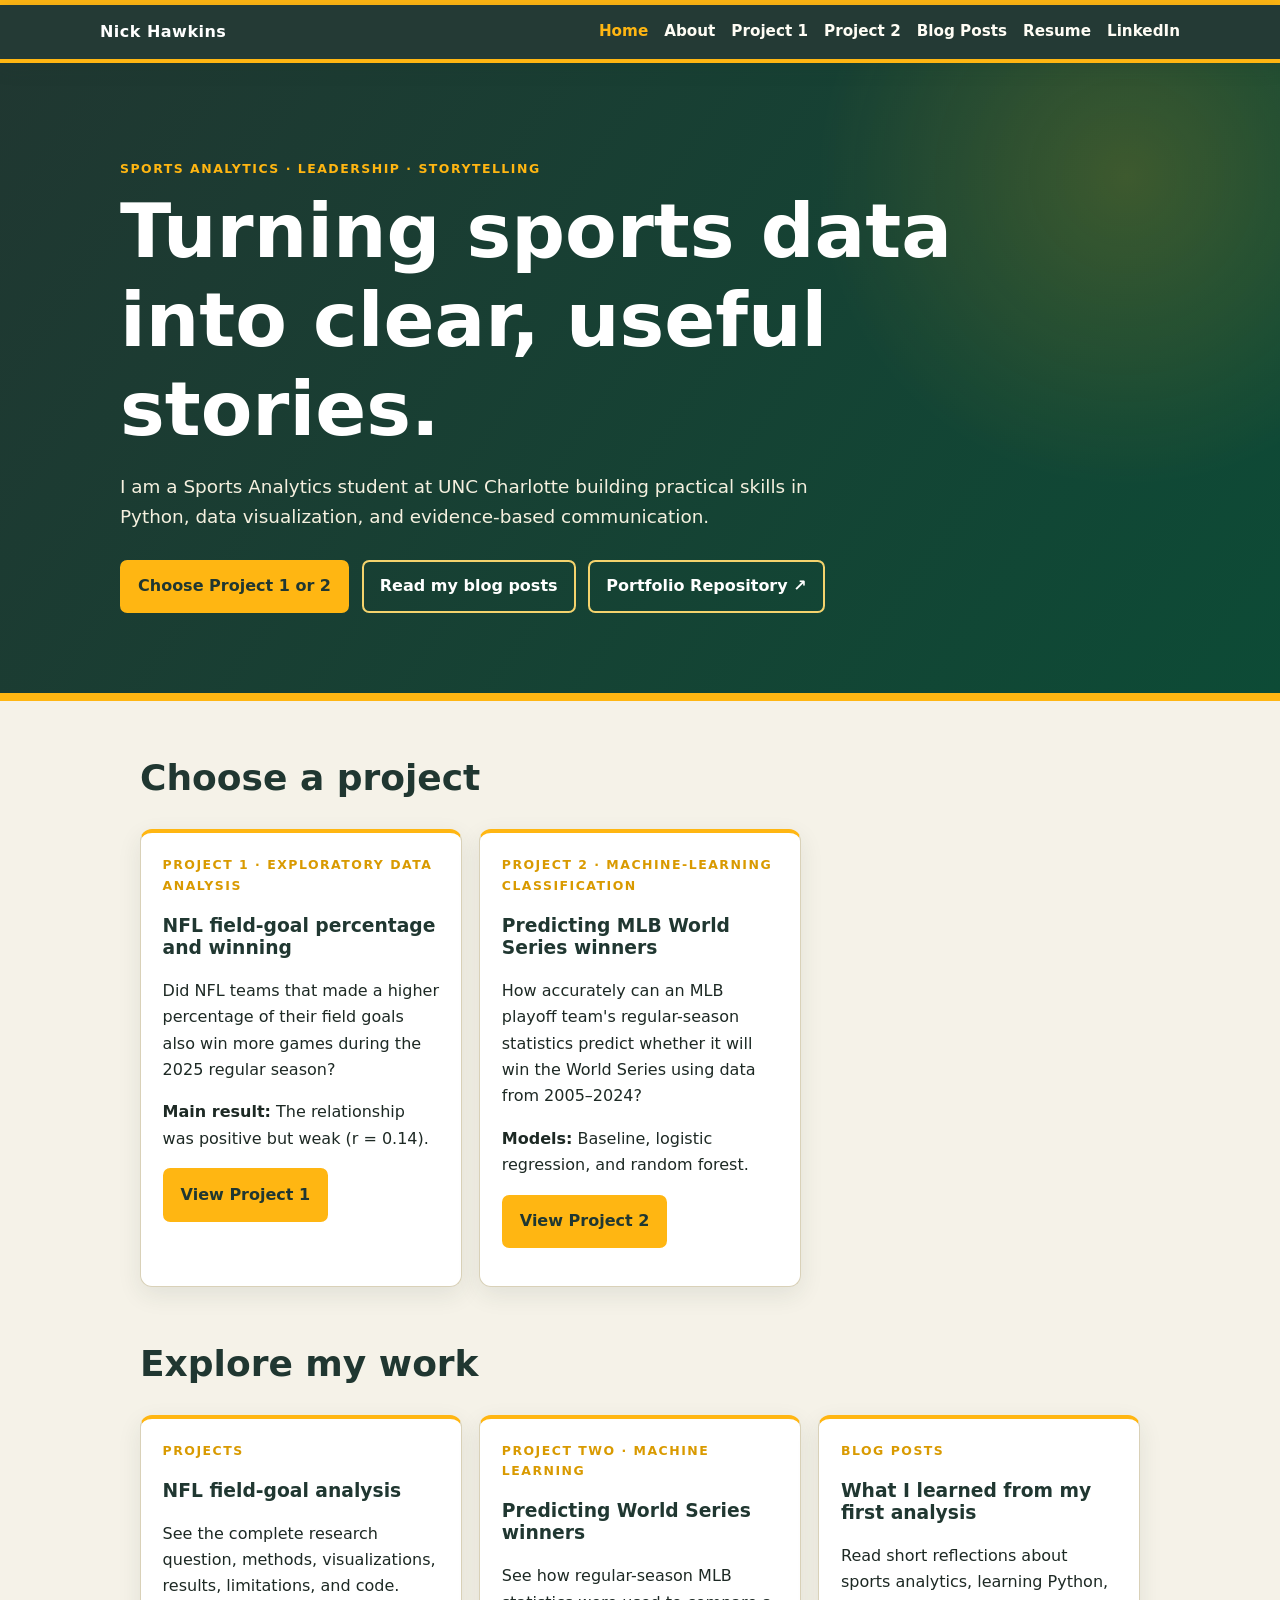
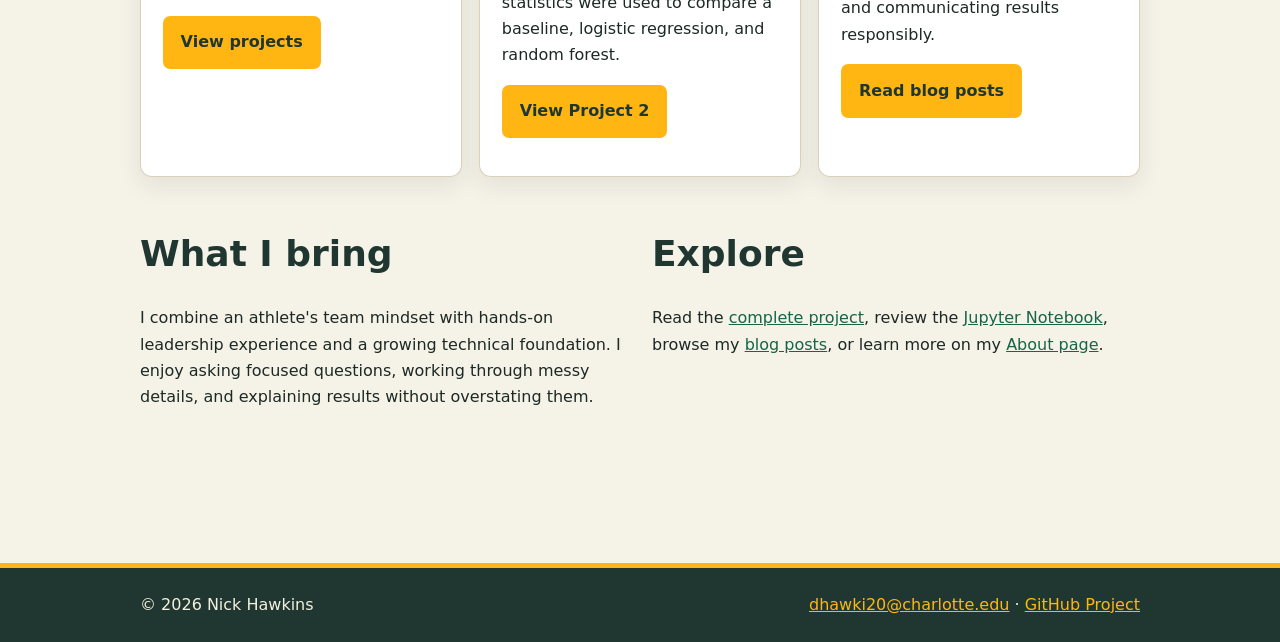
<file: index.html>
<!doctype html>
<html lang="en">
<head>
  <meta charset="utf-8"><meta name="viewport" content="width=device-width, initial-scale=1">
  <meta name="description" content="Nick Hawkins - sports analytics student and data portfolio.">
  <title>Nick Hawkins | Sports Analytics Portfolio</title>
  <link rel="stylesheet" href="styles.css?v=projects-2">
</head>
<body>
<a class="skip-link" href="#content">Skip to content</a>
<header class="site-header"><nav class="nav" aria-label="Main navigation">
  <a class="brand" href="index.html">Nick Hawkins</a>
  <div class="nav-links"><a aria-current="page" href="index.html">Home</a><a href="about.html">About</a><a href="project.html">Project 1</a><a href="project2.html">Project 2</a><a href="blog.html">Blog Posts</a><a href="resume/Dominick_Hawkins_Resume.pdf">Resume</a><a href="https://www.linkedin.com/in/nick-hawkins-895718433" rel="noopener">LinkedIn</a></div>
</nav></header>
<section class="hero"><div class="hero-inner">
  <div class="eyebrow">Sports analytics · Leadership · Storytelling</div>
  <h1>Turning sports data into clear, useful stories.</h1>
  <p>I am a Sports Analytics student at UNC Charlotte building practical skills in Python, data visualization, and evidence-based communication.</p>
  <div class="button-row"><a class="button" href="#projects">Choose Project 1 or 2</a><a class="button secondary" href="blog.html">Read my blog posts</a><a class="button secondary" href="https://github.com/dhawki20/Personal-Portfolio-Project-" target="_blank" rel="noopener">Portfolio Repository ↗</a></div>
</div></section>
<main id="content">
  <section class="section" id="projects"><h2>Choose a project</h2>
    <div class="card-grid">
      <article class="card">
        <div class="eyebrow">Project 1 · Exploratory data analysis</div>
        <h3>NFL field-goal percentage and winning</h3>
        <p>Did NFL teams that made a higher percentage of their field goals also win more games during the 2025 regular season?</p>
        <p><strong>Main result:</strong> The relationship was positive but weak (r = 0.14).</p>
        <p><a class="button" href="project.html">View Project 1</a></p>
      </article>
      <article class="card">
        <div class="eyebrow">Project 2 · Machine-learning classification</div>
        <h3>Predicting MLB World Series winners</h3>
        <p>How accurately can an MLB playoff team's regular-season statistics predict whether it will win the World Series using data from 2005–2024?</p>
        <p><strong>Models:</strong> Baseline, logistic regression, and random forest.</p>
        <p><a class="button" href="project2.html">View Project 2</a></p>
      </article>
    </div>
  </section>
  <section class="section"><h2>Explore my work</h2>
    <div class="card-grid">
      <article class="card"><div class="eyebrow">Projects</div><h3>NFL field-goal analysis</h3><p>See the complete research question, methods, visualizations, results, limitations, and code.</p><p><a class="button" href="project.html">View projects</a></p></article>
      <article class="card"><div class="eyebrow">Project two · Machine learning</div><h3>Predicting World Series winners</h3><p>See how regular-season MLB statistics were used to compare a baseline, logistic regression, and random forest.</p><p><a class="button" href="project2.html">View Project 2</a></p></article>
      <article class="card"><div class="eyebrow">Blog posts</div><h3>What I learned from my first analysis</h3><p>Read short reflections about sports analytics, learning Python, and communicating results responsibly.</p><p><a class="button" href="blog.html">Read blog posts</a></p></article>
    </div>
  </section>
  <section class="section two-col">
    <div><h2>What I bring</h2><p>I combine an athlete's team mindset with hands-on leadership experience and a growing technical foundation. I enjoy asking focused questions, working through messy details, and explaining results without overstating them.</p></div>
    <div><h2>Explore</h2><p>Read the <a href="project.html">complete project</a>, review the <a href="notebooks/nfl_field_goal_analysis.ipynb">Jupyter Notebook</a>, browse my <a href="blog.html">blog posts</a>, or learn more on my <a href="about.html">About page</a>.</p></div>
  </section>
</main>
<footer class="site-footer"><div class="footer-inner"><span>© 2026 Nick Hawkins</span><span><a href="mailto:dhawki20@charlotte.edu">dhawki20@charlotte.edu</a> · <a href="https://github.com/dhawki20/Personal-Portfolio-Project-">GitHub Project</a></span></div></footer>
</body></html>
</file>
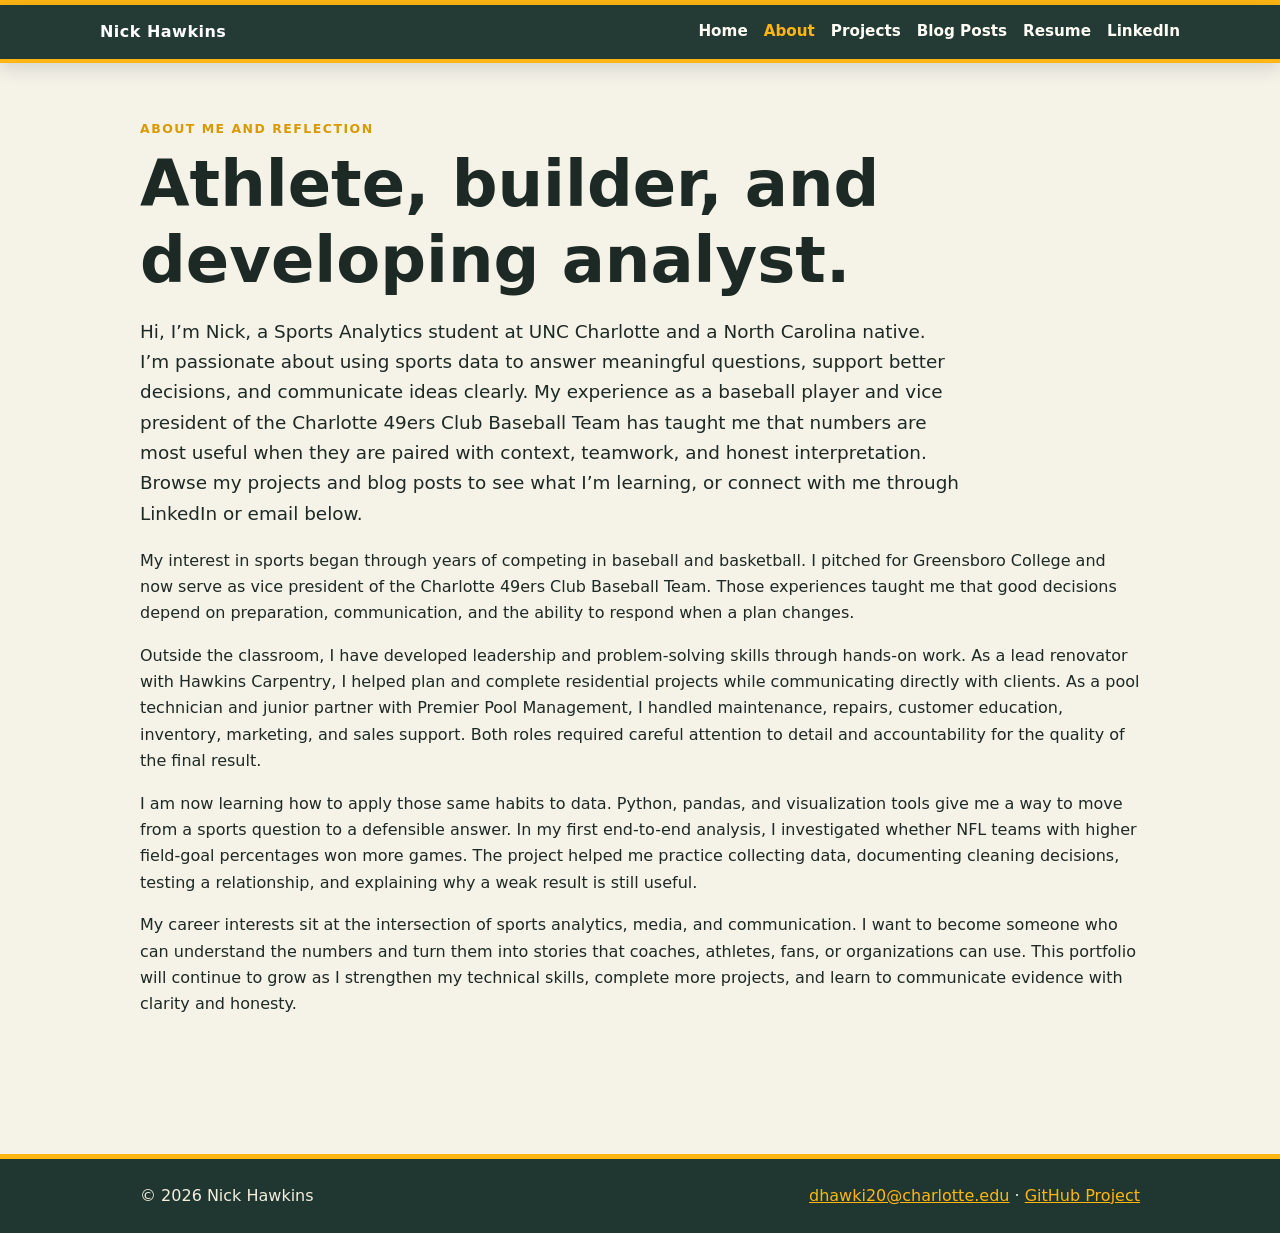
<file: about.html>
<!doctype html>
<html lang="en">
<head><meta charset="utf-8"><meta name="viewport" content="width=device-width, initial-scale=1"><meta name="description" content="About Nick Hawkins."><title>About | Nick Hawkins</title><link rel="stylesheet" href="styles.css?v=packers-1"></head>
<body>
<a class="skip-link" href="#content">Skip to content</a>
<header class="site-header"><nav class="nav" aria-label="Main navigation"><a class="brand" href="index.html">Nick Hawkins</a><div class="nav-links"><a href="index.html">Home</a><a aria-current="page" href="about.html">About</a><a href="project.html">Projects</a><a href="blog.html">Blog Posts</a><a href="resume/Dominick_Hawkins_Resume.pdf">Resume</a><a href="https://www.linkedin.com/in/nick-hawkins-895718433" rel="noopener">LinkedIn</a></div></nav></header>
<main id="content">
  <section class="section"><div class="eyebrow">About me and reflection</div><h1 style="font-size:clamp(2.4rem,6vw,4rem)">Athlete, builder, and developing analyst.</h1>
  <p class="project-lead">Hi, I’m Nick, a Sports Analytics student at UNC Charlotte and a North Carolina native. I’m passionate about using sports data to answer meaningful questions, support better decisions, and communicate ideas clearly. My experience as a baseball player and vice president of the Charlotte 49ers Club Baseball Team has taught me that numbers are most useful when they are paired with context, teamwork, and honest interpretation. Browse my projects and blog posts to see what I’m learning, or connect with me through LinkedIn or email below.</p>
  <p>My interest in sports began through years of competing in baseball and basketball. I pitched for Greensboro College and now serve as vice president of the Charlotte 49ers Club Baseball Team. Those experiences taught me that good decisions depend on preparation, communication, and the ability to respond when a plan changes.</p>
  <p>Outside the classroom, I have developed leadership and problem-solving skills through hands-on work. As a lead renovator with Hawkins Carpentry, I helped plan and complete residential projects while communicating directly with clients. As a pool technician and junior partner with Premier Pool Management, I handled maintenance, repairs, customer education, inventory, marketing, and sales support. Both roles required careful attention to detail and accountability for the quality of the final result.</p>
  <p>I am now learning how to apply those same habits to data. Python, pandas, and visualization tools give me a way to move from a sports question to a defensible answer. In my first end-to-end analysis, I investigated whether NFL teams with higher field-goal percentages won more games. The project helped me practice collecting data, documenting cleaning decisions, testing a relationship, and explaining why a weak result is still useful.</p>
  <p>My career interests sit at the intersection of sports analytics, media, and communication. I want to become someone who can understand the numbers and turn them into stories that coaches, athletes, fans, or organizations can use. This portfolio will continue to grow as I strengthen my technical skills, complete more projects, and learn to communicate evidence with clarity and honesty.</p>
  </section>
</main>
<footer class="site-footer"><div class="footer-inner"><span>© 2026 Nick Hawkins</span><span><a href="mailto:dhawki20@charlotte.edu">dhawki20@charlotte.edu</a> · <a href="https://github.com/dhawki20/Personal-Portfolio-Project-">GitHub Project</a></span></div></footer>
</body></html>
</file>
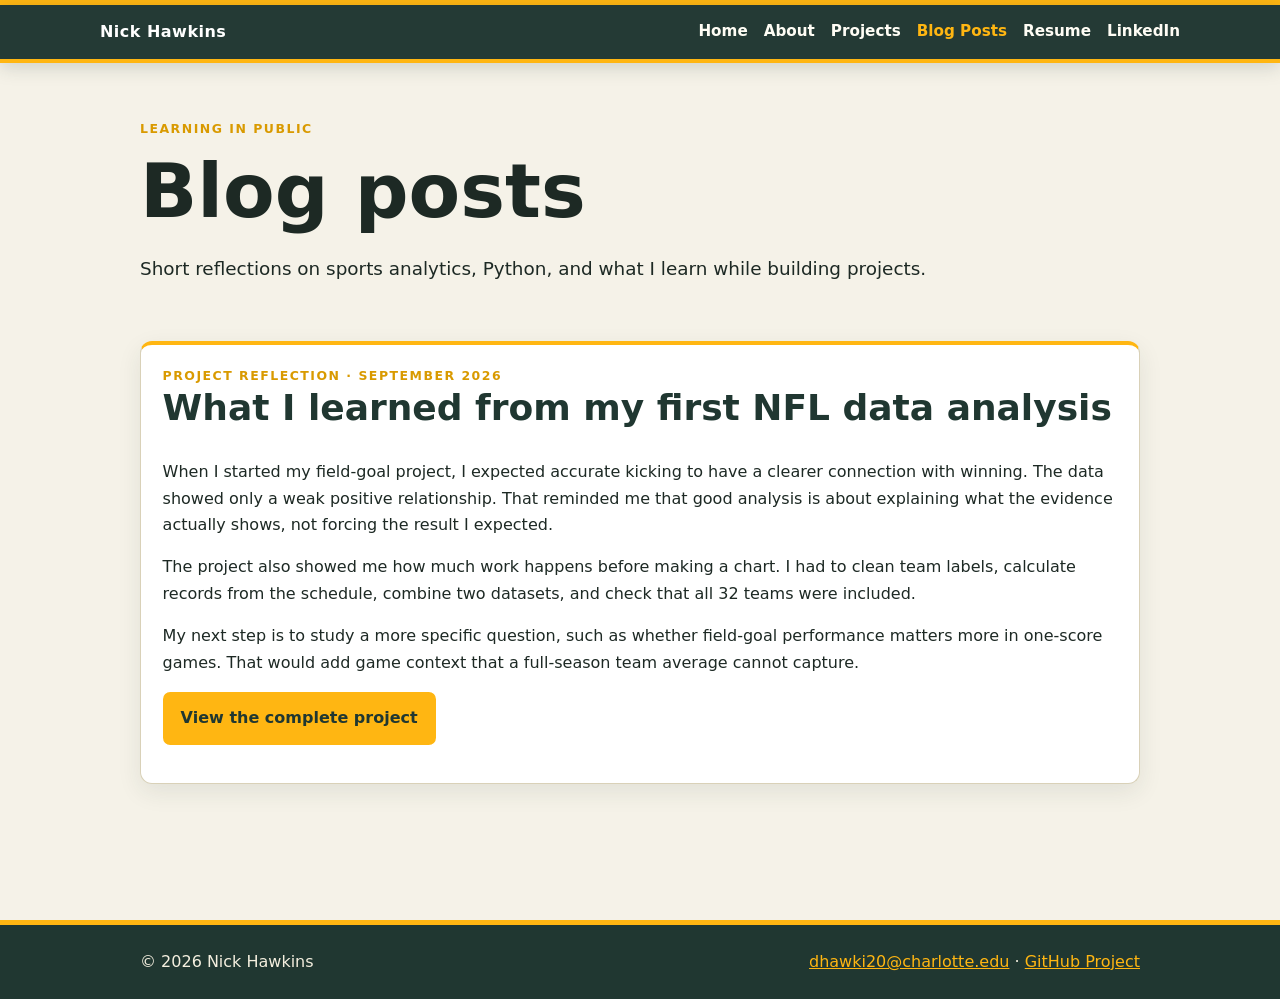
<file: blog.html>
<!doctype html>
<html lang="en">
<head>
  <meta charset="utf-8"><meta name="viewport" content="width=device-width, initial-scale=1">
  <meta name="description" content="Blog posts from Nick Hawkins about sports analytics, Python, and project learning.">
  <title>Blog Posts | Nick Hawkins</title>
  <link rel="stylesheet" href="styles.css?v=packers-1">
</head>
<body>
<a class="skip-link" href="#content">Skip to content</a>
<header class="site-header"><nav class="nav" aria-label="Main navigation">
  <a class="brand" href="index.html">Nick Hawkins</a>
  <div class="nav-links"><a href="index.html">Home</a><a href="about.html">About</a><a href="project.html">Projects</a><a aria-current="page" href="blog.html">Blog Posts</a><a href="resume/Dominick_Hawkins_Resume.pdf">Resume</a><a href="https://www.linkedin.com/in/nick-hawkins-895718433" rel="noopener">LinkedIn</a></div>
</nav></header>
<main id="content">
  <section class="section">
    <div class="eyebrow">Learning in public</div>
    <h1>Blog posts</h1>
    <p class="project-lead">Short reflections on sports analytics, Python, and what I learn while building projects.</p>
  </section>
  <section class="section">
    <article class="card">
      <div class="eyebrow">Project reflection · September 2026</div>
      <h2>What I learned from my first NFL data analysis</h2>
      <p>When I started my field-goal project, I expected accurate kicking to have a clearer connection with winning. The data showed only a weak positive relationship. That reminded me that good analysis is about explaining what the evidence actually shows, not forcing the result I expected.</p>
      <p>The project also showed me how much work happens before making a chart. I had to clean team labels, calculate records from the schedule, combine two datasets, and check that all 32 teams were included.</p>
      <p>My next step is to study a more specific question, such as whether field-goal performance matters more in one-score games. That would add game context that a full-season team average cannot capture.</p>
      <p><a class="button" href="project.html">View the complete project</a></p>
    </article>
  </section>
</main>
<footer class="site-footer"><div class="footer-inner"><span>© 2026 Nick Hawkins</span><span><a href="mailto:dhawki20@charlotte.edu">dhawki20@charlotte.edu</a> · <a href="https://github.com/dhawki20/Personal-Portfolio-Project-">GitHub Project</a></span></div></footer>
</body></html>
</file>
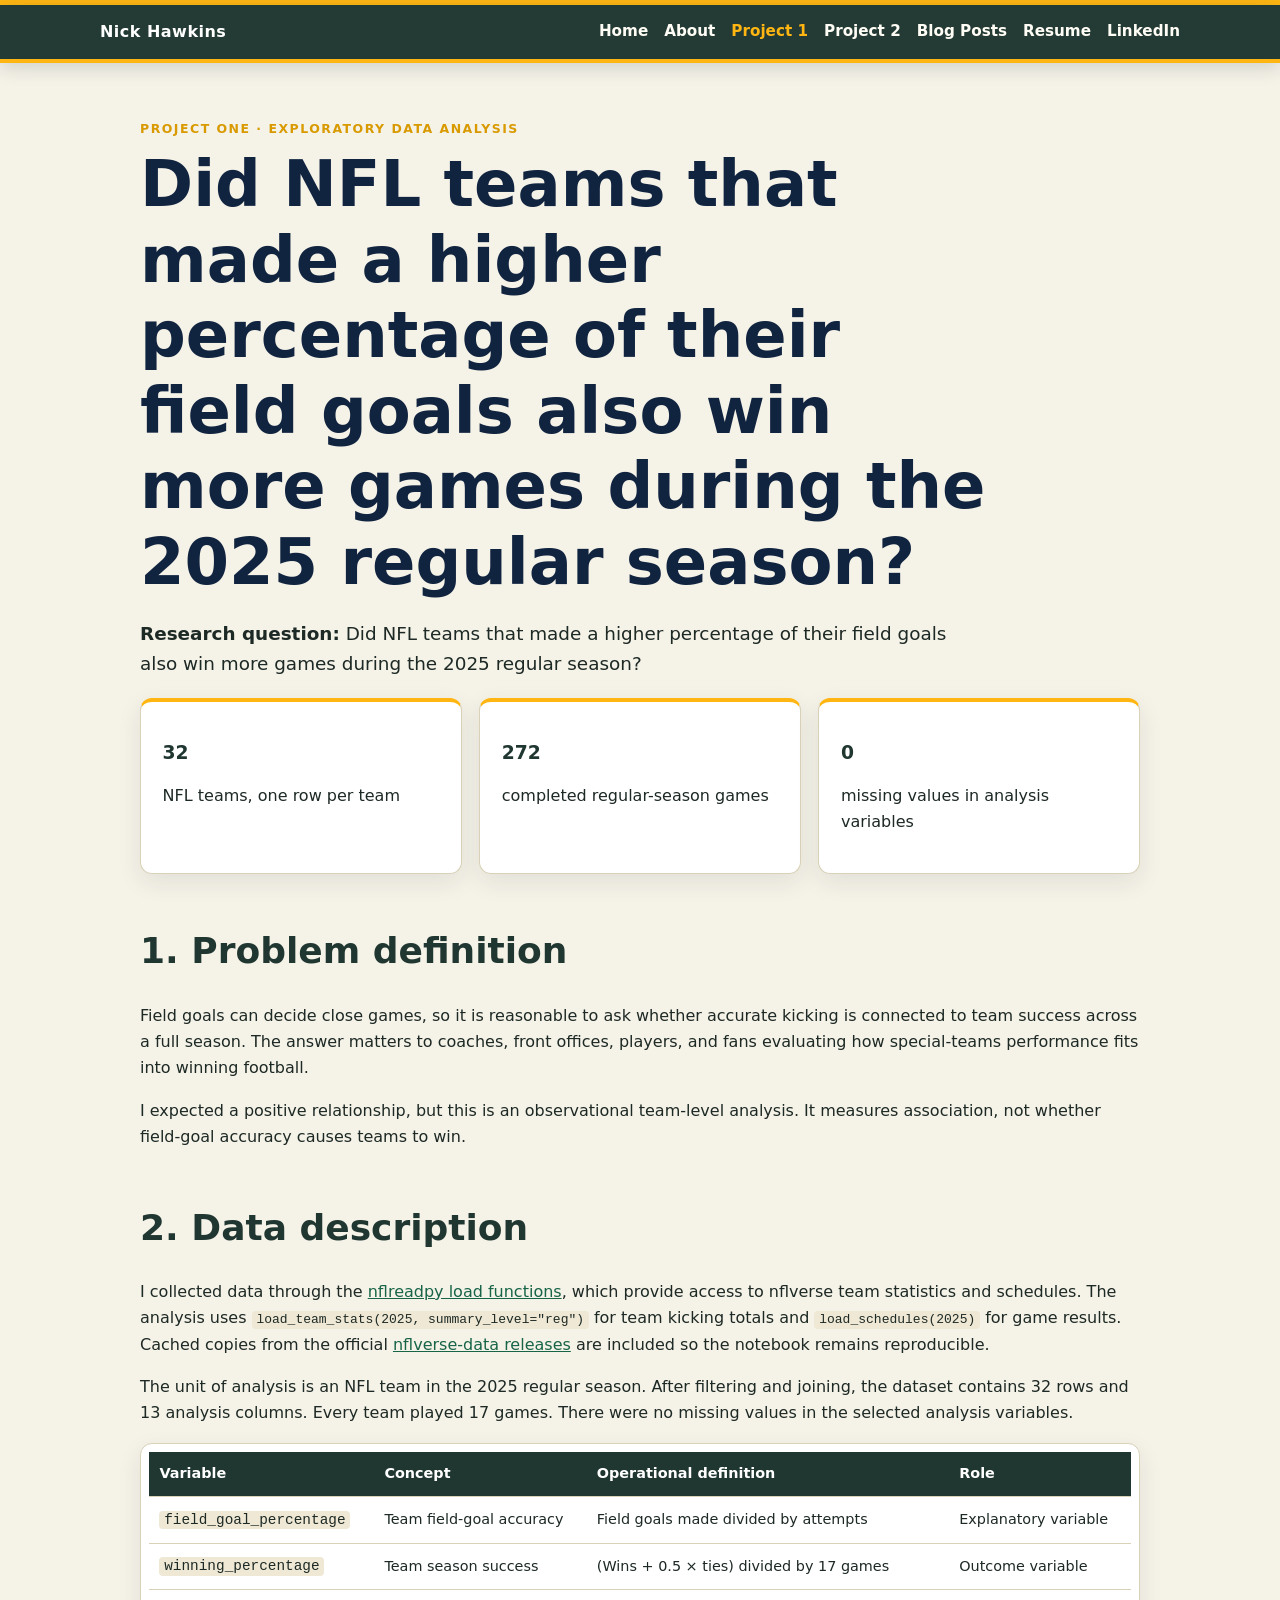
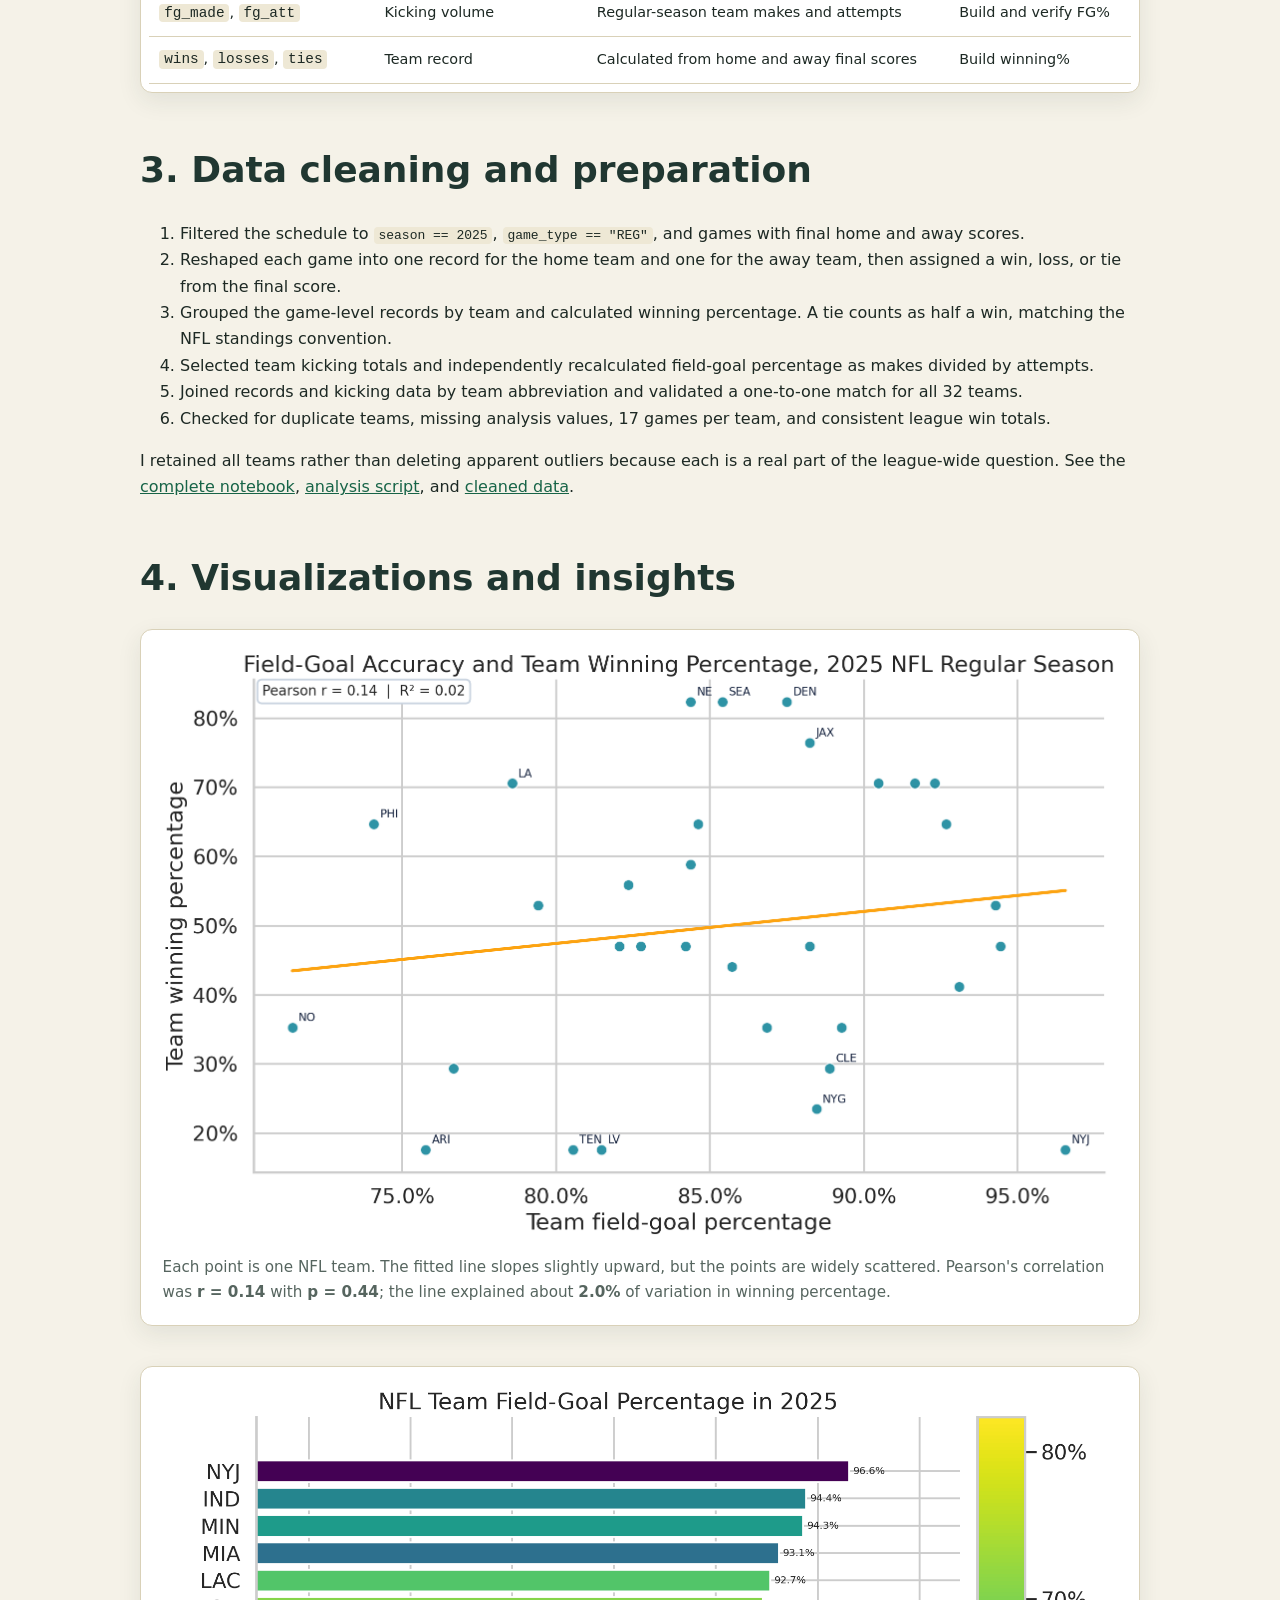
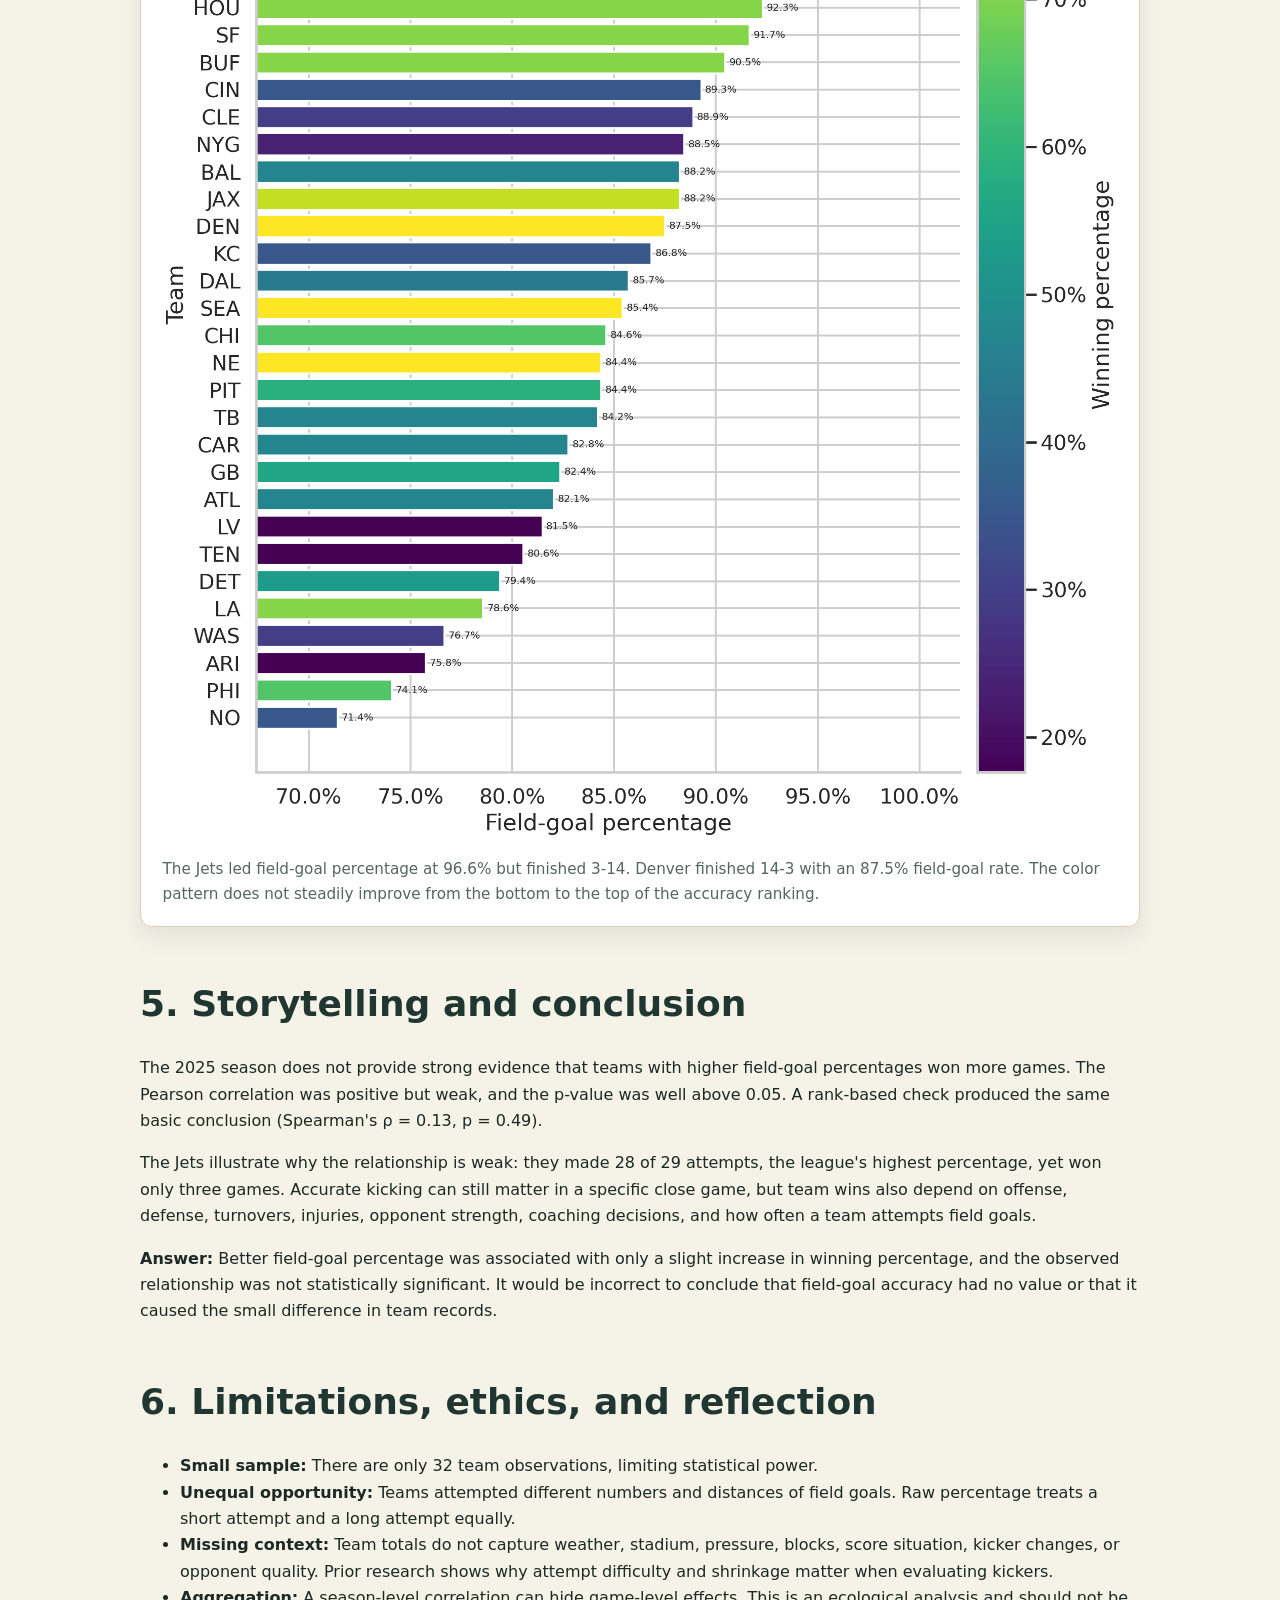
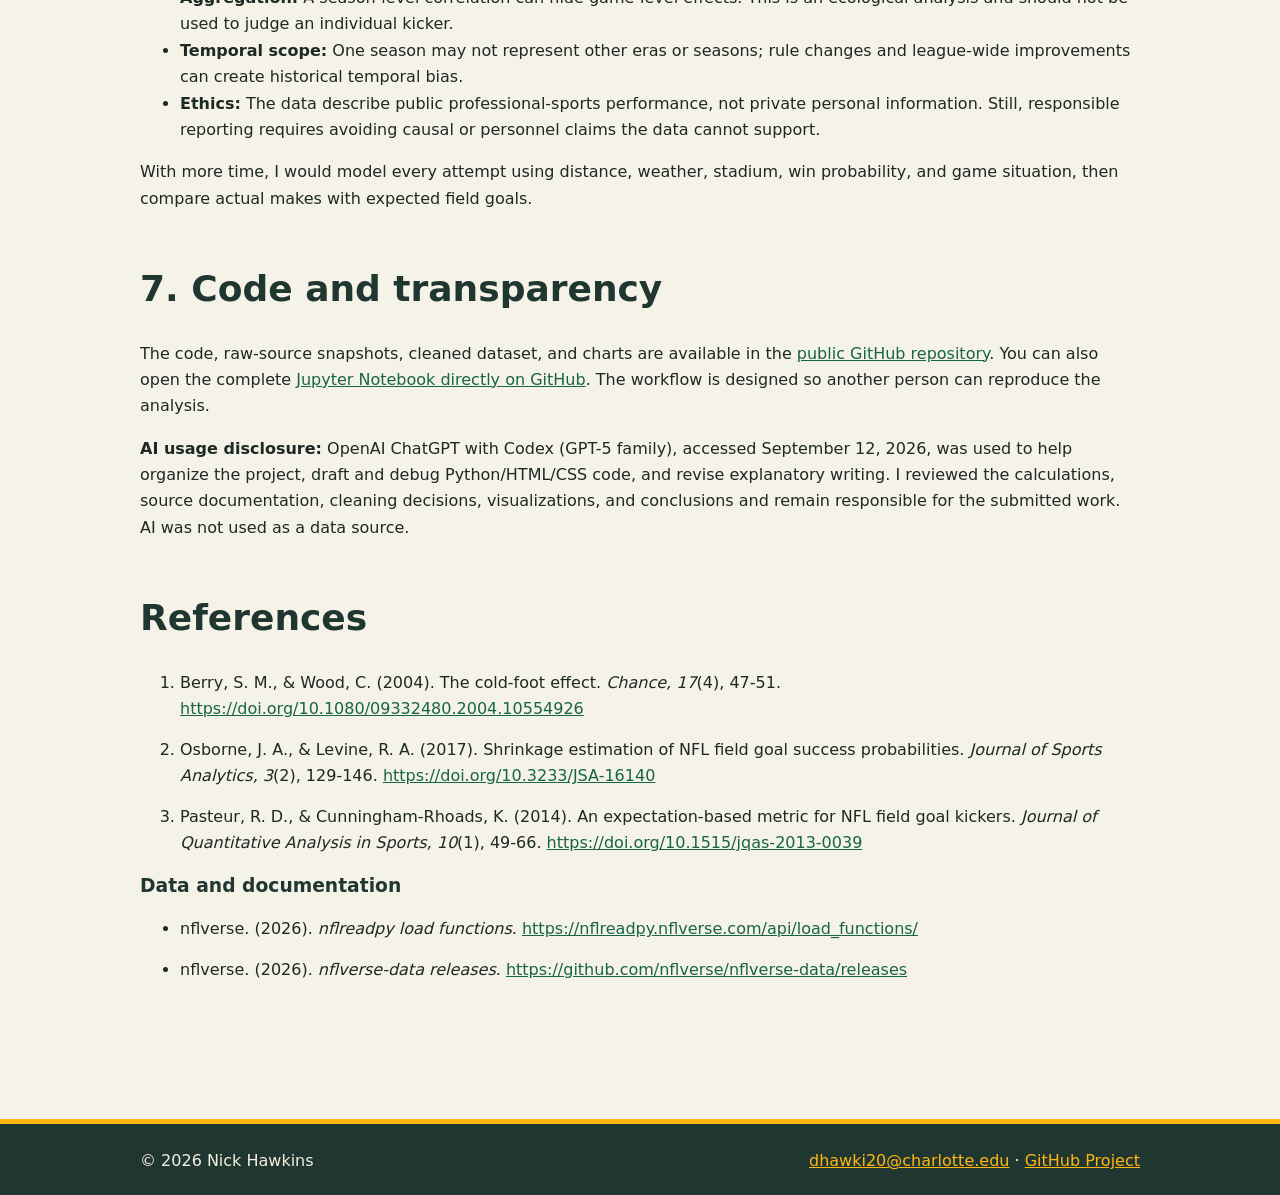
<file: project.html>
<!doctype html>
<html lang="en">
<head><meta charset="utf-8"><meta name="viewport" content="width=device-width, initial-scale=1"><meta name="description" content="An analysis of NFL field-goal percentage and team winning percentage in 2025."><title>NFL Field Goals and Winning | Nick Hawkins</title><link rel="stylesheet" href="styles.css?v=packers-1"></head>
<body>
<a class="skip-link" href="#content">Skip to content</a>
<header class="site-header"><nav class="nav" aria-label="Main navigation"><a class="brand" href="index.html">Nick Hawkins</a><div class="nav-links"><a href="index.html">Home</a><a href="about.html">About</a><a aria-current="page" href="project.html">Project 1</a><a href="project2.html">Project 2</a><a href="blog.html">Blog Posts</a><a href="resume/Dominick_Hawkins_Resume.pdf">Resume</a><a href="https://www.linkedin.com/in/nick-hawkins-895718433" rel="noopener">LinkedIn</a></div></nav></header>
<main id="content">
  <section class="section">
    <div class="eyebrow">Project one · Exploratory data analysis</div>
    <h1 style="color:#10233f;font-size:clamp(2.4rem,6vw,4rem)">Did NFL teams that made a higher percentage of their field goals also win more games during the 2025 regular season?</h1>
    <p class="project-lead"><strong>Research question:</strong> Did NFL teams that made a higher percentage of their field goals also win more games during the 2025 regular season?</p>
    <div class="card-grid">
      <article class="card"><h3>32</h3><p>NFL teams, one row per team</p></article>
      <article class="card"><h3>272</h3><p>completed regular-season games</p></article>
      <article class="card"><h3>0</h3><p>missing values in analysis variables</p></article>
    </div>
  </section>

  <section class="section"><h2>1. Problem definition</h2>
    <p>Field goals can decide close games, so it is reasonable to ask whether accurate kicking is connected to team success across a full season. The answer matters to coaches, front offices, players, and fans evaluating how special-teams performance fits into winning football.</p>
    <p>I expected a positive relationship, but this is an observational team-level analysis. It measures association, not whether field-goal accuracy causes teams to win.</p>
  </section>

  <section class="section"><h2>2. Data description</h2>
    <p>I collected data through the <a href="https://nflreadpy.nflverse.com/api/load_functions/">nflreadpy load functions</a>, which provide access to nflverse team statistics and schedules. The analysis uses <code>load_team_stats(2025, summary_level="reg")</code> for team kicking totals and <code>load_schedules(2025)</code> for game results. Cached copies from the official <a href="https://github.com/nflverse/nflverse-data/releases">nflverse-data releases</a> are included so the notebook remains reproducible.</p>
    <p>The unit of analysis is an NFL team in the 2025 regular season. After filtering and joining, the dataset contains 32 rows and 13 analysis columns. Every team played 17 games. There were no missing values in the selected analysis variables.</p>
    <div class="data-table-wrap"><table>
      <thead><tr><th>Variable</th><th>Concept</th><th>Operational definition</th><th>Role</th></tr></thead>
      <tbody>
        <tr><td><code>field_goal_percentage</code></td><td>Team field-goal accuracy</td><td>Field goals made divided by attempts</td><td>Explanatory variable</td></tr>
        <tr><td><code>winning_percentage</code></td><td>Team season success</td><td>(Wins + 0.5 × ties) divided by 17 games</td><td>Outcome variable</td></tr>
        <tr><td><code>fg_made</code>, <code>fg_att</code></td><td>Kicking volume</td><td>Regular-season team makes and attempts</td><td>Build and verify FG%</td></tr>
        <tr><td><code>wins</code>, <code>losses</code>, <code>ties</code></td><td>Team record</td><td>Calculated from home and away final scores</td><td>Build winning%</td></tr>
      </tbody>
    </table></div>
  </section>

  <section class="section"><h2>3. Data cleaning and preparation</h2>
    <ol>
      <li>Filtered the schedule to <code>season == 2025</code>, <code>game_type == "REG"</code>, and games with final home and away scores.</li>
      <li>Reshaped each game into one record for the home team and one for the away team, then assigned a win, loss, or tie from the final score.</li>
      <li>Grouped the game-level records by team and calculated winning percentage. A tie counts as half a win, matching the NFL standings convention.</li>
      <li>Selected team kicking totals and independently recalculated field-goal percentage as makes divided by attempts.</li>
      <li>Joined records and kicking data by team abbreviation and validated a one-to-one match for all 32 teams.</li>
      <li>Checked for duplicate teams, missing analysis values, 17 games per team, and consistent league win totals.</li>
    </ol>
    <p>I retained all teams rather than deleting apparent outliers because each is a real part of the league-wide question. See the <a href="notebooks/nfl_field_goal_analysis.ipynb">complete notebook</a>, <a href="scripts/build_analysis.py">analysis script</a>, and <a href="data/processed/nfl_2025_field_goal_team_analysis.csv">cleaned data</a>.</p>
  </section>

  <section class="section"><h2>4. Visualizations and insights</h2>
    <figure class="chart"><img src="assets/fg_pct_vs_win_pct.png" alt="Scatter plot showing a weak positive relationship between team field-goal percentage and winning percentage."><figcaption>Each point is one NFL team. The fitted line slopes slightly upward, but the points are widely scattered. Pearson's correlation was <strong>r = 0.14</strong> with <strong>p = 0.44</strong>; the line explained about <strong>2.0%</strong> of variation in winning percentage.</figcaption></figure>
    <figure class="chart"><img src="assets/team_fg_pct_ranking.png" alt="Horizontal ranking of all NFL teams by 2025 field-goal percentage, colored by winning percentage."><figcaption>The Jets led field-goal percentage at 96.6% but finished 3-14. Denver finished 14-3 with an 87.5% field-goal rate. The color pattern does not steadily improve from the bottom to the top of the accuracy ranking.</figcaption></figure>
  </section>

  <section class="section"><h2>5. Storytelling and conclusion</h2>
    <p>The 2025 season does not provide strong evidence that teams with higher field-goal percentages won more games. The Pearson correlation was positive but weak, and the p-value was well above 0.05. A rank-based check produced the same basic conclusion (Spearman's ρ = 0.13, p = 0.49).</p>
    <p>The Jets illustrate why the relationship is weak: they made 28 of 29 attempts, the league's highest percentage, yet won only three games. Accurate kicking can still matter in a specific close game, but team wins also depend on offense, defense, turnovers, injuries, opponent strength, coaching decisions, and how often a team attempts field goals.</p>
    <p><strong>Answer:</strong> Better field-goal percentage was associated with only a slight increase in winning percentage, and the observed relationship was not statistically significant. It would be incorrect to conclude that field-goal accuracy had no value or that it caused the small difference in team records.</p>
  </section>

  <section class="section"><h2>6. Limitations, ethics, and reflection</h2>
    <ul>
      <li><strong>Small sample:</strong> There are only 32 team observations, limiting statistical power.</li>
      <li><strong>Unequal opportunity:</strong> Teams attempted different numbers and distances of field goals. Raw percentage treats a short attempt and a long attempt equally.</li>
      <li><strong>Missing context:</strong> Team totals do not capture weather, stadium, pressure, blocks, score situation, kicker changes, or opponent quality. Prior research shows why attempt difficulty and shrinkage matter when evaluating kickers.</li>
      <li><strong>Aggregation:</strong> A season-level correlation can hide game-level effects. This is an ecological analysis and should not be used to judge an individual kicker.</li>
      <li><strong>Temporal scope:</strong> One season may not represent other eras or seasons; rule changes and league-wide improvements can create historical temporal bias.</li>
      <li><strong>Ethics:</strong> The data describe public professional-sports performance, not private personal information. Still, responsible reporting requires avoiding causal or personnel claims the data cannot support.</li>
    </ul>
    <p>With more time, I would model every attempt using distance, weather, stadium, win probability, and game situation, then compare actual makes with expected field goals.</p>
  </section>

  <section class="section"><h2>7. Code and transparency</h2>
    <p>The code, raw-source snapshots, cleaned dataset, and charts are available in the <a href="https://github.com/dhawki20/Personal-Portfolio-Project-">public GitHub repository</a>. You can also open the complete <a href="https://github.com/dhawki20/Personal-Portfolio-Project-/blob/main/notebooks/nfl_field_goal_analysis.ipynb">Jupyter Notebook directly on GitHub</a>. The workflow is designed so another person can reproduce the analysis.</p>
    <p><strong>AI usage disclosure:</strong> OpenAI ChatGPT with Codex (GPT-5 family), accessed September 12, 2026, was used to help organize the project, draft and debug Python/HTML/CSS code, and revise explanatory writing. I reviewed the calculations, source documentation, cleaning decisions, visualizations, and conclusions and remain responsible for the submitted work. AI was not used as a data source.</p>
  </section>

  <section class="section"><h2>References</h2>
    <ol class="citation-list">
      <li>Berry, S. M., &amp; Wood, C. (2004). The cold-foot effect. <em>Chance, 17</em>(4), 47-51. <a href="https://doi.org/10.1080/09332480.2004.10554926">https://doi.org/10.1080/09332480.2004.10554926</a></li>
      <li>Osborne, J. A., &amp; Levine, R. A. (2017). Shrinkage estimation of NFL field goal success probabilities. <em>Journal of Sports Analytics, 3</em>(2), 129-146. <a href="https://doi.org/10.3233/JSA-16140">https://doi.org/10.3233/JSA-16140</a></li>
      <li>Pasteur, R. D., &amp; Cunningham-Rhoads, K. (2014). An expectation-based metric for NFL field goal kickers. <em>Journal of Quantitative Analysis in Sports, 10</em>(1), 49-66. <a href="https://doi.org/10.1515/jqas-2013-0039">https://doi.org/10.1515/jqas-2013-0039</a></li>
    </ol>
    <h3>Data and documentation</h3>
    <ul class="citation-list">
      <li>nflverse. (2026). <em>nflreadpy load functions</em>. <a href="https://nflreadpy.nflverse.com/api/load_functions/">https://nflreadpy.nflverse.com/api/load_functions/</a></li>
      <li>nflverse. (2026). <em>nflverse-data releases</em>. <a href="https://github.com/nflverse/nflverse-data/releases">https://github.com/nflverse/nflverse-data/releases</a></li>
    </ul>
  </section>
</main>
<footer class="site-footer"><div class="footer-inner"><span>© 2026 Nick Hawkins</span><span><a href="mailto:dhawki20@charlotte.edu">dhawki20@charlotte.edu</a> · <a href="https://github.com/dhawki20/Personal-Portfolio-Project-">GitHub Project</a></span></div></footer>
</body></html>
</file>
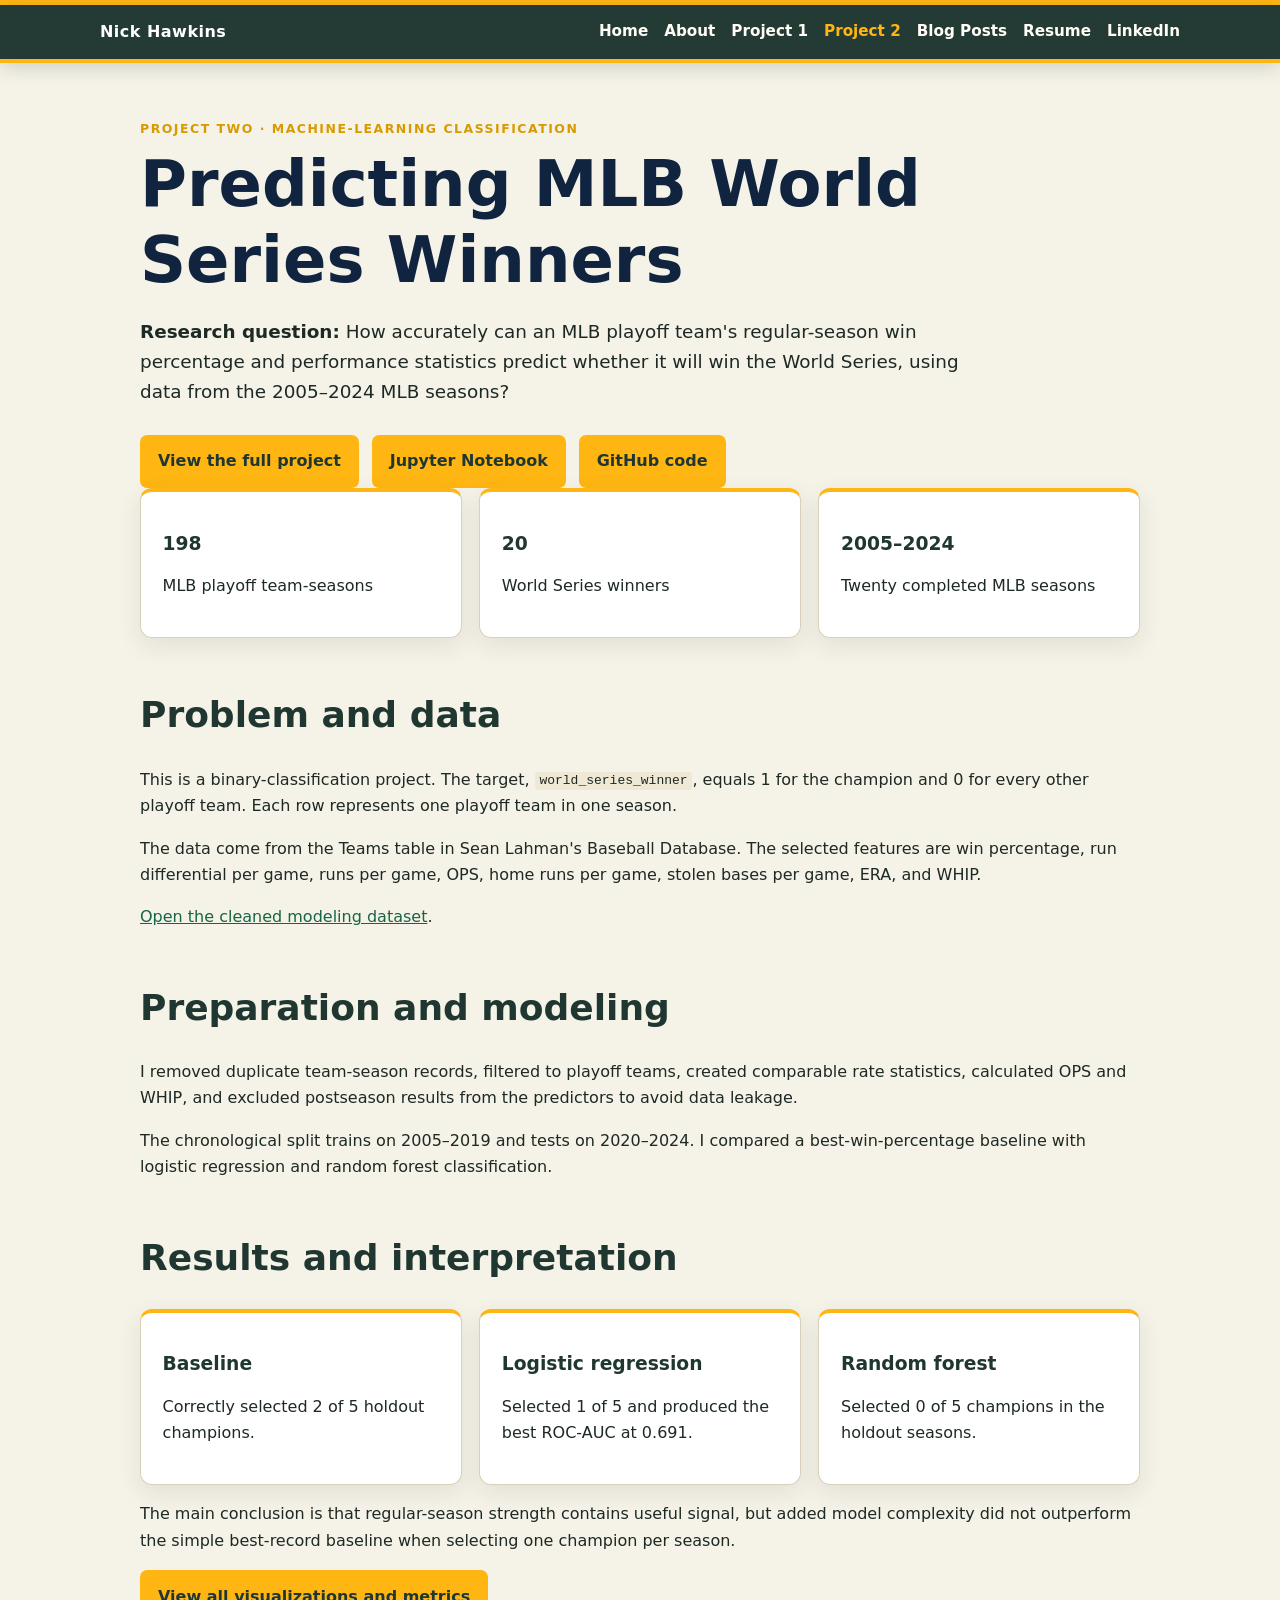
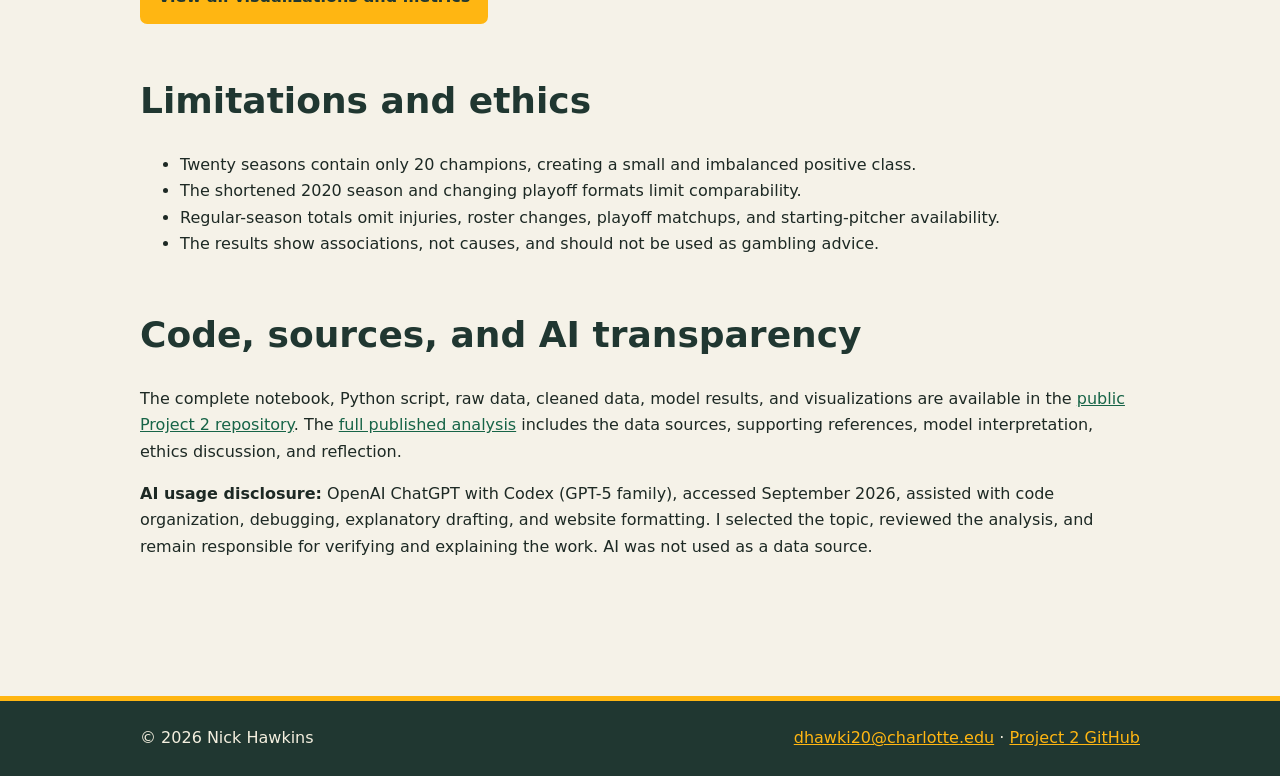
<file: project2.html>
<!doctype html>
<html lang="en">
<head>
  <meta charset="utf-8"><meta name="viewport" content="width=device-width, initial-scale=1">
  <meta name="description" content="Nick Hawkins' machine-learning project predicting MLB World Series winners from regular-season statistics.">
  <title>Predicting World Series Winners | Nick Hawkins</title>
  <link rel="stylesheet" href="styles.css?v=projects-2">
</head>
<body>
<a class="skip-link" href="#content">Skip to content</a>
<header class="site-header"><nav class="nav" aria-label="Main navigation">
  <a class="brand" href="index.html">Nick Hawkins</a>
  <div class="nav-links"><a href="index.html">Home</a><a href="about.html">About</a><a href="project.html">Project 1</a><a aria-current="page" href="project2.html">Project 2</a><a href="blog.html">Blog Posts</a><a href="resume/Dominick_Hawkins_Resume.pdf">Resume</a><a href="https://www.linkedin.com/in/nick-hawkins-895718433" rel="noopener">LinkedIn</a></div>
</nav></header>
<main id="content">
  <section class="section">
    <div class="eyebrow">Project two · Machine-learning classification</div>
    <h1 style="color:#10233f;font-size:clamp(2.4rem,6vw,4rem)">Predicting MLB World Series Winners</h1>
    <p class="project-lead"><strong>Research question:</strong> How accurately can an MLB playoff team's regular-season win percentage and performance statistics predict whether it will win the World Series, using data from the 2005–2024 MLB seasons?</p>
    <div class="button-row">
      <a class="button" href="https://dhawki20.github.io/Project2Oct.4/">View the full project</a>
      <a class="button" href="https://github.com/dhawki20/Project2Oct.4/blob/main/notebooks/world_series_prediction.ipynb">Jupyter Notebook</a>
      <a class="button" href="https://github.com/dhawki20/Project2Oct.4">GitHub code</a>
    </div>
    <div class="card-grid">
      <article class="card"><h3>198</h3><p>MLB playoff team-seasons</p></article>
      <article class="card"><h3>20</h3><p>World Series winners</p></article>
      <article class="card"><h3>2005–2024</h3><p>Twenty completed MLB seasons</p></article>
    </div>
  </section>

  <section class="section"><h2>Problem and data</h2>
    <p>This is a binary-classification project. The target, <code>world_series_winner</code>, equals 1 for the champion and 0 for every other playoff team. Each row represents one playoff team in one season.</p>
    <p>The data come from the Teams table in Sean Lahman's Baseball Database. The selected features are win percentage, run differential per game, runs per game, OPS, home runs per game, stolen bases per game, ERA, and WHIP.</p>
    <p><a href="https://github.com/dhawki20/Project2Oct.4/blob/main/data/mlb_playoff_teams_2005_2024.csv">Open the cleaned modeling dataset</a>.</p>
  </section>

  <section class="section"><h2>Preparation and modeling</h2>
    <p>I removed duplicate team-season records, filtered to playoff teams, created comparable rate statistics, calculated OPS and WHIP, and excluded postseason results from the predictors to avoid data leakage.</p>
    <p>The chronological split trains on 2005–2019 and tests on 2020–2024. I compared a best-win-percentage baseline with logistic regression and random forest classification.</p>
  </section>

  <section class="section"><h2>Results and interpretation</h2>
    <div class="card-grid">
      <article class="card"><h3>Baseline</h3><p>Correctly selected 2 of 5 holdout champions.</p></article>
      <article class="card"><h3>Logistic regression</h3><p>Selected 1 of 5 and produced the best ROC-AUC at 0.691.</p></article>
      <article class="card"><h3>Random forest</h3><p>Selected 0 of 5 champions in the holdout seasons.</p></article>
    </div>
    <p>The main conclusion is that regular-season strength contains useful signal, but added model complexity did not outperform the simple best-record baseline when selecting one champion per season.</p>
    <p><a class="button" href="https://dhawki20.github.io/Project2Oct.4/#results">View all visualizations and metrics</a></p>
  </section>

  <section class="section"><h2>Limitations and ethics</h2>
    <ul>
      <li>Twenty seasons contain only 20 champions, creating a small and imbalanced positive class.</li>
      <li>The shortened 2020 season and changing playoff formats limit comparability.</li>
      <li>Regular-season totals omit injuries, roster changes, playoff matchups, and starting-pitcher availability.</li>
      <li>The results show associations, not causes, and should not be used as gambling advice.</li>
    </ul>
  </section>

  <section class="section"><h2>Code, sources, and AI transparency</h2>
    <p>The complete notebook, Python script, raw data, cleaned data, model results, and visualizations are available in the <a href="https://github.com/dhawki20/Project2Oct.4">public Project 2 repository</a>. The <a href="https://dhawki20.github.io/Project2Oct.4/#project">full published analysis</a> includes the data sources, supporting references, model interpretation, ethics discussion, and reflection.</p>
    <p><strong>AI usage disclosure:</strong> OpenAI ChatGPT with Codex (GPT-5 family), accessed September 2026, assisted with code organization, debugging, explanatory drafting, and website formatting. I selected the topic, reviewed the analysis, and remain responsible for verifying and explaining the work. AI was not used as a data source.</p>
  </section>
</main>
<footer class="site-footer"><div class="footer-inner"><span>© 2026 Nick Hawkins</span><span><a href="mailto:dhawki20@charlotte.edu">dhawki20@charlotte.edu</a> · <a href="https://github.com/dhawki20/Project2Oct.4">Project 2 GitHub</a></span></div></footer>
</body></html>
</file>
<file: styles.css>
:root {
  --navy: #203731;
  --blue: #176447;
  --gold: #ffb612;
  --ink: #1d2924;
  --muted: #56655f;
  --paper: #f5f2e8;
  --white: #ffffff;
  --line: #d9d1b8;
}

* { box-sizing: border-box; }
html { scroll-behavior: smooth; }
body {
  margin: 0;
  color: var(--ink);
  background: var(--paper);
  font-family: Inter, ui-sans-serif, system-ui, -apple-system, BlinkMacSystemFont, "Segoe UI", sans-serif;
  line-height: 1.65;
  border-top: 5px solid var(--gold);
}
a { color: var(--blue); }
img { max-width: 100%; }
.skip-link { position: absolute; left: -9999px; }
.skip-link:focus { left: 1rem; top: 1rem; padding: .6rem; background: white; z-index: 10; }
.site-header {
  position: sticky; top: 0; z-index: 5;
  background: rgba(32, 55, 49, .98); color: white;
  border-bottom: 4px solid var(--gold);
  box-shadow: 0 4px 18px rgba(32, 55, 49, .18);
}
.nav {
  max-width: 1120px; margin: auto; padding: .85rem 1.25rem;
  display: flex; align-items: center; justify-content: space-between; gap: 1.25rem;
}
.brand { color: white; text-decoration: none; font-weight: 850; letter-spacing: .03em; }
.nav-links { display: flex; flex-wrap: wrap; gap: 1rem; }
.nav-links a { color: #fffdf5; text-decoration: none; font-weight: 700; font-size: .95rem; }
.nav-links a:hover, .nav-links a[aria-current="page"] { color: var(--gold); }
.hero {
  background:
    radial-gradient(circle at 88% 18%, rgba(255,182,18,.18), transparent 25%),
    linear-gradient(125deg, var(--navy), #0d4b36);
  color: white; padding: 6rem 1.25rem 5rem;
  border-bottom: 8px solid var(--gold);
}
.hero-inner, main, .footer-inner { max-width: 1040px; margin: auto; }
.eyebrow { color: #d99a00; font-weight: 850; letter-spacing: .12em; text-transform: uppercase; font-size: .78rem; }
.hero .eyebrow { color: var(--gold); }
h1, h2, h3 { line-height: 1.18; }
h1 { font-size: clamp(2.35rem, 7vw, 4.7rem); max-width: 880px; margin: .5rem 0 1rem; }
h2 { color: var(--navy); margin-top: 0; font-size: clamp(1.6rem, 4vw, 2.25rem); }
h3 { color: var(--navy); }
.hero p { max-width: 700px; font-size: 1.15rem; color: #f5f0df; }
.button-row { display: flex; flex-wrap: wrap; gap: .8rem; margin-top: 1.7rem; }
.button {
  display: inline-block; padding: .72rem 1rem; border-radius: .45rem;
  background: var(--gold); color: var(--navy); text-decoration: none; font-weight: 850;
  border: 2px solid var(--gold);
  transition: transform .18s ease, background .18s ease;
}
.button:hover { background: #ffd15c; transform: translateY(-2px); }
.button.secondary { background: transparent; color: white; border: 2px solid #f4d36d; }
.button.secondary:hover { background: rgba(255,182,18,.12); }
main { padding: 3.5rem 1.25rem 5rem; }
.section { margin-bottom: 3.5rem; }
.card-grid { display: grid; grid-template-columns: repeat(3, 1fr); gap: 1.1rem; }
.card, .chart, .data-table-wrap {
  background: var(--white); border: 1px solid var(--line); border-radius: .75rem;
  box-shadow: 0 8px 24px rgba(32, 55, 49, .09);
}
.card { padding: 1.35rem; border-top: 4px solid var(--gold); }
.metric { font-size: 2rem; font-weight: 850; color: var(--blue); margin: .1rem 0; }
.muted { color: var(--muted); }
.project-lead { font-size: 1.15rem; max-width: 820px; }
.chart { margin: 1.5rem 0 2.5rem; padding: 1rem; }
.chart img { display: block; border-radius: .35rem; }
.chart figcaption { color: var(--muted); padding: .8rem .35rem .2rem; font-size: .95rem; }
.two-col { display: grid; grid-template-columns: 1fr 1fr; gap: 1.5rem; }
code { background: #eee8d5; border-radius: .25rem; padding: .08rem .3rem; }
.data-table-wrap { overflow-x: auto; padding: .5rem; }
table { border-collapse: collapse; width: 100%; font-size: .9rem; }
th, td { text-align: left; padding: .65rem; border-bottom: 1px solid var(--line); }
th { background: var(--navy); color: white; }
.site-footer { background: var(--navy); color: #f4efdf; border-top: 5px solid var(--gold); }
.footer-inner { padding: 1.5rem 1.25rem; display: flex; justify-content: space-between; gap: 1rem; flex-wrap: wrap; }
.site-footer a { color: var(--gold); }
.citation-list li { margin-bottom: .9rem; }
.notice { border-left: 5px solid var(--gold); padding: .6rem 1rem; background: #fff5d8; }
@media (max-width: 760px) {
  .nav { align-items: flex-start; flex-direction: column; }
  .card-grid, .two-col { grid-template-columns: 1fr; }
  .hero { padding-top: 3.5rem; }
}
</file>
